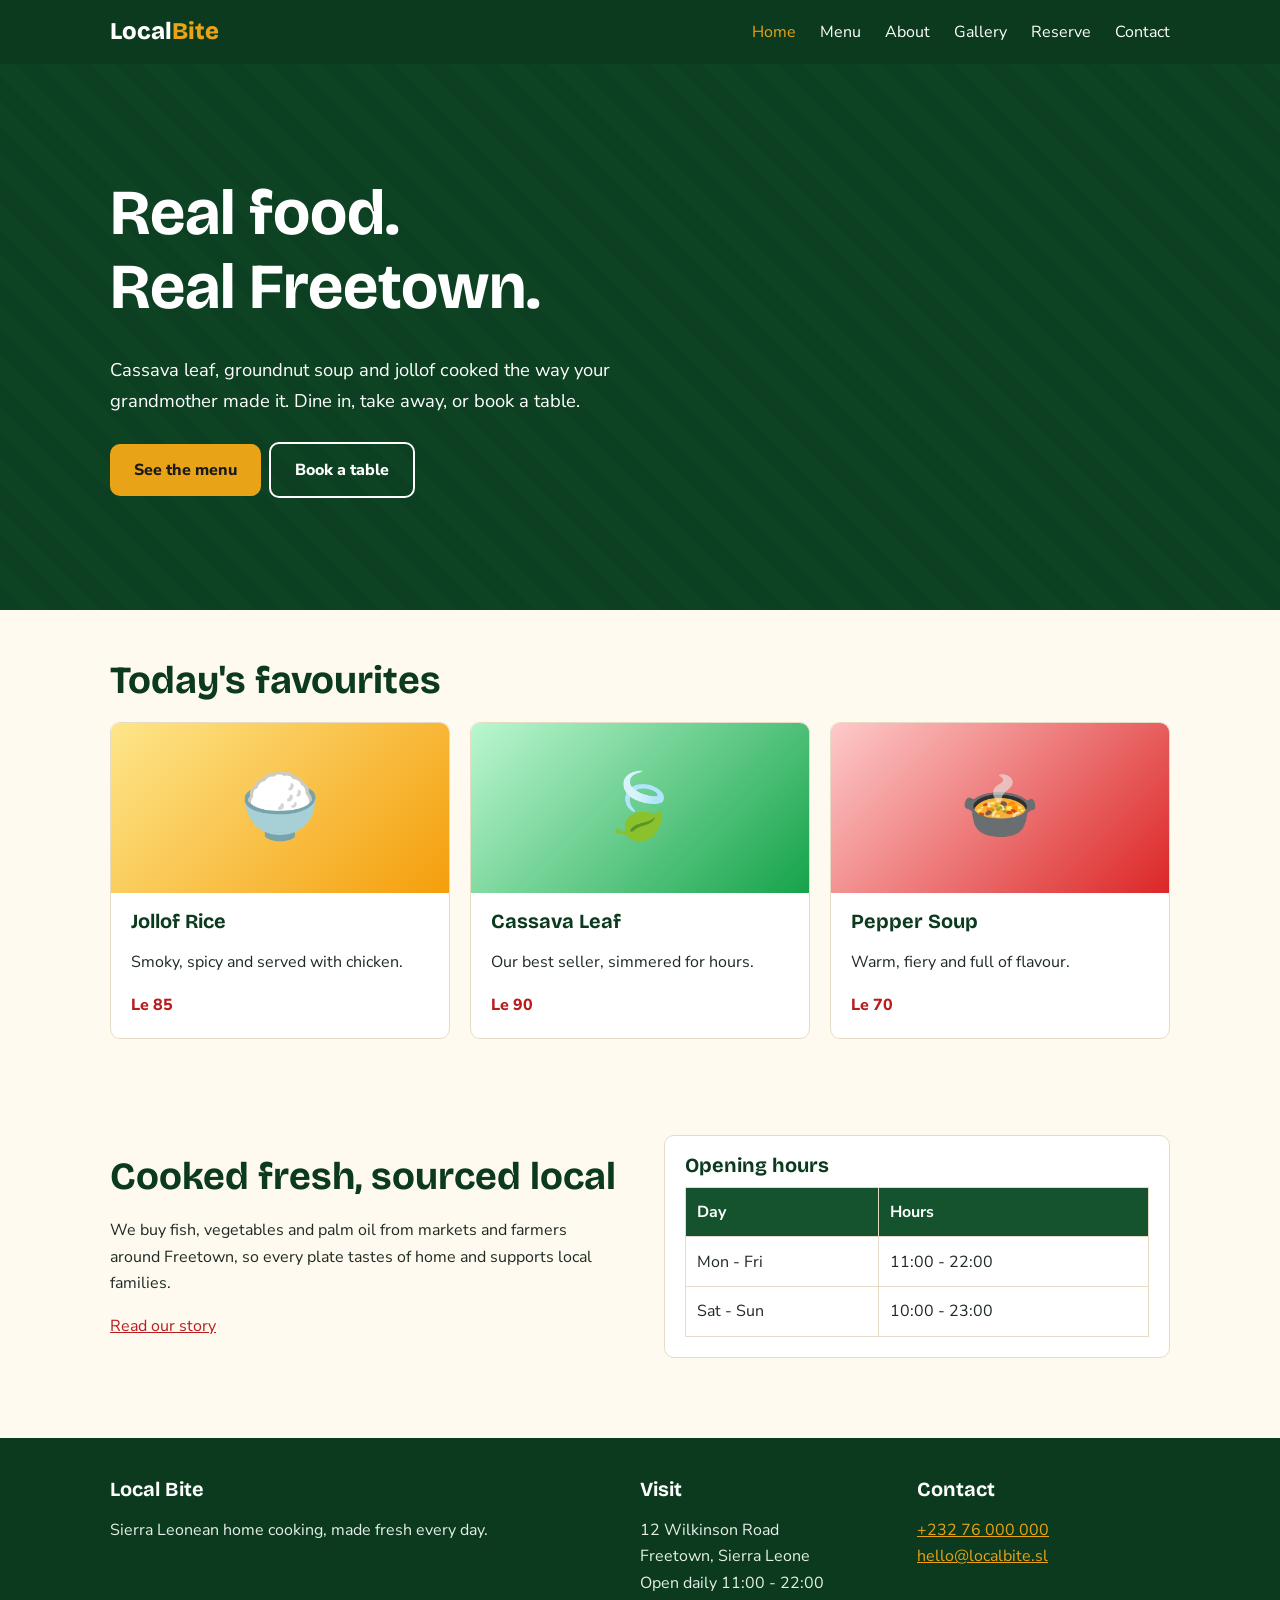
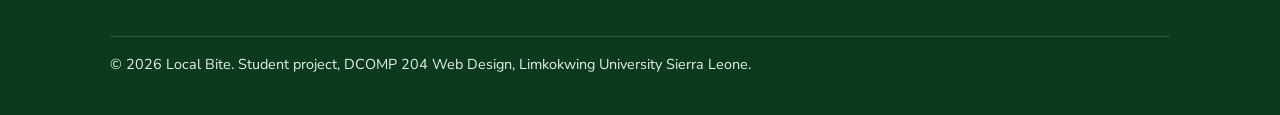
<file: index.html>
<!DOCTYPE html>
<html lang="en">
<head>
<meta charset="UTF-8">
<meta name="viewport" content="width=device-width, initial-scale=1">
<meta name="description" content="Local Bite - Sierra Leonean home cooking in Freetown.">
<title>Home | Local Bite</title>
<link rel="preconnect" href="https://fonts.googleapis.com">
<link href="https://fonts.googleapis.com/css2?family=Bricolage+Grotesque:wght@600;800&family=Nunito+Sans:wght@400;700;800&display=swap" rel="stylesheet">
<link rel="stylesheet" href="css/style.css">
</head>
<body>
<a class="skip" href="#main">Skip to content</a>
<header class="site"><div class="wrap bar">
<a class="logo" href="index.html">Local<span>Bite</span></a>
<button class="nav-toggle" aria-expanded="false" aria-controls="menu">Menu</button>
<nav aria-label="Main"><ul id="menu"><li><a href="index.html" aria-current="page">Home</a></li><li><a href="menu.html">Menu</a></li><li><a href="about.html">About</a></li><li><a href="gallery.html">Gallery</a></li><li><a href="reservations.html">Reserve</a></li><li><a href="contact.html">Contact</a></li></ul></nav>
</div></header>
<div class="hero"><div class="wrap"><h1>Real food.<br>Real Freetown.</h1>
<p>Cassava leaf, groundnut soup and jollof cooked the way your grandmother made it. Dine in, take away, or book a table.</p>
<a class="btn" href="menu.html">See the menu</a><a class="btn alt" href="reservations.html">Book a table</a></div></div>
<main id="main">
<section><div class="wrap"><h2>Today's favourites</h2>
<div class="grid cols">
<article class="card"><div class="thumb" role="img" aria-label="Jollof rice">&#127834;</div><div class="body"><h3>Jollof Rice</h3><p>Smoky, spicy and served with chicken.</p><span class="price">Le 85</span></div></article>
<article class="card"><div class="thumb g" role="img" aria-label="Cassava leaf">&#127811;</div><div class="body"><h3>Cassava Leaf</h3><p>Our best seller, simmered for hours.</p><span class="price">Le 90</span></div></article>
<article class="card"><div class="thumb r" role="img" aria-label="Pepper soup">&#127858;</div><div class="body"><h3>Pepper Soup</h3><p>Warm, fiery and full of flavour.</p><span class="price">Le 70</span></div></article>
</div></div></section>
<section><div class="wrap split"><div><h2>Cooked fresh, sourced local</h2><p>We buy fish, vegetables and palm oil from markets and farmers around Freetown, so every plate tastes of home and supports local families.</p><a href="about.html">Read our story</a></div>
<div class="card"><div class="body"><h3>Opening hours</h3><table><tr><th>Day</th><th>Hours</th></tr><tr><td>Mon - Fri</td><td>11:00 - 22:00</td></tr><tr><td>Sat - Sun</td><td>10:00 - 23:00</td></tr></table></div></div></div></section>
</main>
<footer><div class="wrap">
<div class="foot">
<div><h3>Local Bite</h3><p>Sierra Leonean home cooking, made fresh every day.</p></div>
<div><h3>Visit</h3><p>12 Wilkinson Road<br>Freetown, Sierra Leone<br>Open daily 11:00 - 22:00</p></div>
<div><h3>Contact</h3><p><a href="tel:+23276000000">+232 76 000 000</a><br><a href="mailto:hello@localbite.sl">hello@localbite.sl</a></p></div>
</div>
<p class="copy">&copy; 2026 Local Bite. Student project, DCOMP 204 Web Design, Limkokwing University Sierra Leone.</p>
</div></footer>
<script src="js/main.js"></script>
</body>
</html>
</file>
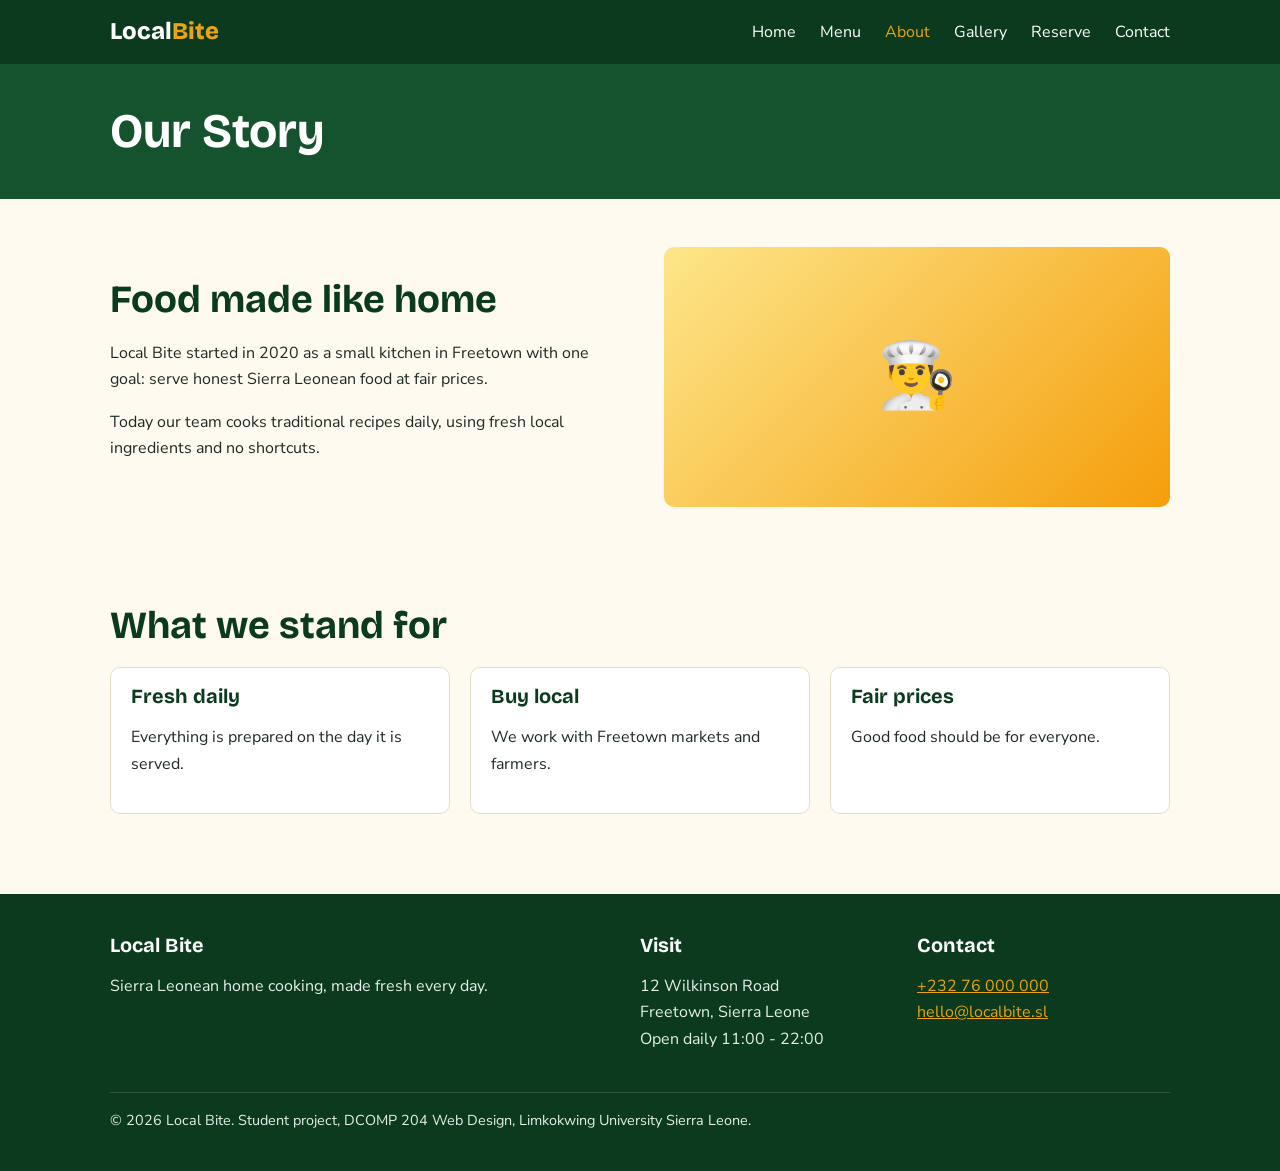
<file: about.html>
<!DOCTYPE html>
<html lang="en">
<head>
<meta charset="UTF-8">
<meta name="viewport" content="width=device-width, initial-scale=1">
<meta name="description" content="Local Bite - Sierra Leonean home cooking in Freetown.">
<title>Our Story | Local Bite</title>
<link rel="preconnect" href="https://fonts.googleapis.com">
<link href="https://fonts.googleapis.com/css2?family=Bricolage+Grotesque:wght@600;800&family=Nunito+Sans:wght@400;700;800&display=swap" rel="stylesheet">
<link rel="stylesheet" href="css/style.css">
</head>
<body>
<a class="skip" href="#main">Skip to content</a>
<header class="site"><div class="wrap bar">
<a class="logo" href="index.html">Local<span>Bite</span></a>
<button class="nav-toggle" aria-expanded="false" aria-controls="menu">Menu</button>
<nav aria-label="Main"><ul id="menu"><li><a href="index.html">Home</a></li><li><a href="menu.html">Menu</a></li><li><a href="about.html" aria-current="page">About</a></li><li><a href="gallery.html">Gallery</a></li><li><a href="reservations.html">Reserve</a></li><li><a href="contact.html">Contact</a></li></ul></nav>
</div></header>
<div class="page-head"><div class="wrap"><h1>Our Story</h1></div></div>
<main id="main">
<section><div class="wrap split"><div><h2>Food made like home</h2>
<p>Local Bite started in 2020 as a small kitchen in Freetown with one goal: serve honest Sierra Leonean food at fair prices.</p>
<p>Today our team cooks traditional recipes daily, using fresh local ingredients and no shortcuts.</p></div>
<div class="thumb" style="height:260px;border-radius:10px" role="img" aria-label="Kitchen">&#128104;&#8205;&#127859;</div></div></section>
<section><div class="wrap"><h2>What we stand for</h2><div class="grid cols">
<div class="card"><div class="body"><h3>Fresh daily</h3><p>Everything is prepared on the day it is served.</p></div></div>
<div class="card"><div class="body"><h3>Buy local</h3><p>We work with Freetown markets and farmers.</p></div></div>
<div class="card"><div class="body"><h3>Fair prices</h3><p>Good food should be for everyone.</p></div></div></div></div></section>
</main>
<footer><div class="wrap">
<div class="foot">
<div><h3>Local Bite</h3><p>Sierra Leonean home cooking, made fresh every day.</p></div>
<div><h3>Visit</h3><p>12 Wilkinson Road<br>Freetown, Sierra Leone<br>Open daily 11:00 - 22:00</p></div>
<div><h3>Contact</h3><p><a href="tel:+23276000000">+232 76 000 000</a><br><a href="mailto:hello@localbite.sl">hello@localbite.sl</a></p></div>
</div>
<p class="copy">&copy; 2026 Local Bite. Student project, DCOMP 204 Web Design, Limkokwing University Sierra Leone.</p>
</div></footer>
<script src="js/main.js"></script>
</body>
</html>
</file>
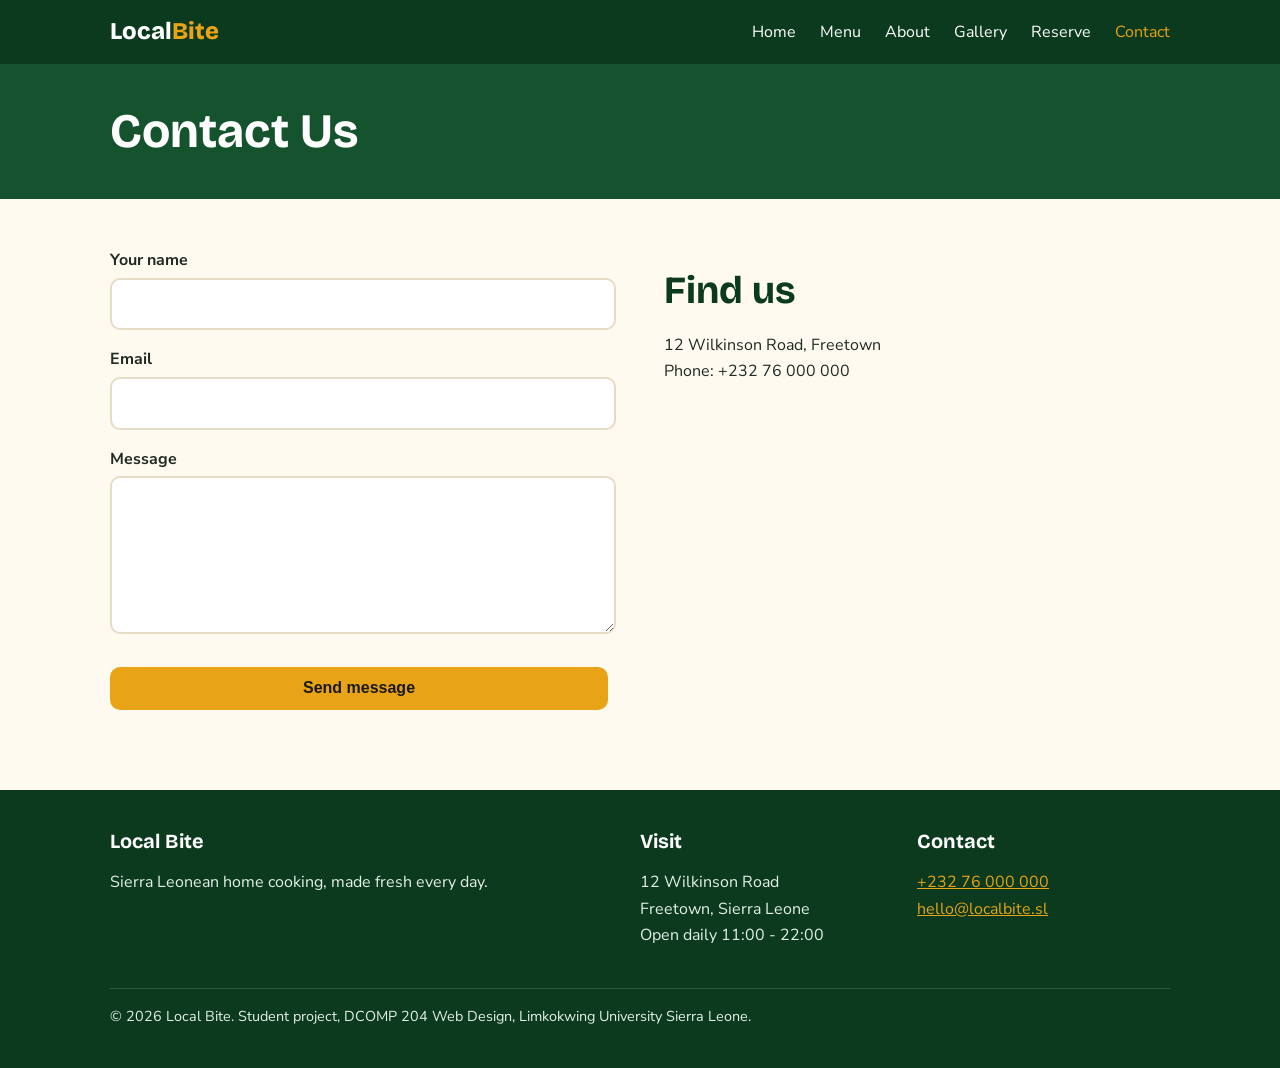
<file: contact.html>
<!DOCTYPE html>
<html lang="en">
<head>
<meta charset="UTF-8">
<meta name="viewport" content="width=device-width, initial-scale=1">
<meta name="description" content="Local Bite - Sierra Leonean home cooking in Freetown.">
<title>Contact Us | Local Bite</title>
<link rel="preconnect" href="https://fonts.googleapis.com">
<link href="https://fonts.googleapis.com/css2?family=Bricolage+Grotesque:wght@600;800&family=Nunito+Sans:wght@400;700;800&display=swap" rel="stylesheet">
<link rel="stylesheet" href="css/style.css">
</head>
<body>
<a class="skip" href="#main">Skip to content</a>
<header class="site"><div class="wrap bar">
<a class="logo" href="index.html">Local<span>Bite</span></a>
<button class="nav-toggle" aria-expanded="false" aria-controls="menu">Menu</button>
<nav aria-label="Main"><ul id="menu"><li><a href="index.html">Home</a></li><li><a href="menu.html">Menu</a></li><li><a href="about.html">About</a></li><li><a href="gallery.html">Gallery</a></li><li><a href="reservations.html">Reserve</a></li><li><a href="contact.html" aria-current="page">Contact</a></li></ul></nav>
</div></header>
<div class="page-head"><div class="wrap"><h1>Contact Us</h1></div></div>
<main id="main">
<section><div class="wrap split"><div><div id="msg" class="msg" role="status"></div>
<form data-msg="Thanks {name}, we got your message and will reply soon." aria-label="Contact form">
<div><label for="n">Your name</label><input id="n" name="name" required></div>
<div><label for="e">Email</label><input id="e" type="email" required></div>
<div><label for="m">Message</label><textarea id="m" rows="5" required></textarea></div>
<button class="btn" type="submit">Send message</button></form></div>
<div><h2>Find us</h2><p>12 Wilkinson Road, Freetown<br>Phone: +232 76 000 000</p>
<iframe title="Map of Freetown" loading="lazy" src="https://www.openstreetmap.org/export/embed.html?bbox=-13.30%2C8.43%2C-13.18%2C8.51&amp;layer=mapnik"></iframe></div></div></section>
</main>
<footer><div class="wrap">
<div class="foot">
<div><h3>Local Bite</h3><p>Sierra Leonean home cooking, made fresh every day.</p></div>
<div><h3>Visit</h3><p>12 Wilkinson Road<br>Freetown, Sierra Leone<br>Open daily 11:00 - 22:00</p></div>
<div><h3>Contact</h3><p><a href="tel:+23276000000">+232 76 000 000</a><br><a href="mailto:hello@localbite.sl">hello@localbite.sl</a></p></div>
</div>
<p class="copy">&copy; 2026 Local Bite. Student project, DCOMP 204 Web Design, Limkokwing University Sierra Leone.</p>
</div></footer>
<script src="js/main.js"></script>
</body>
</html>
</file>
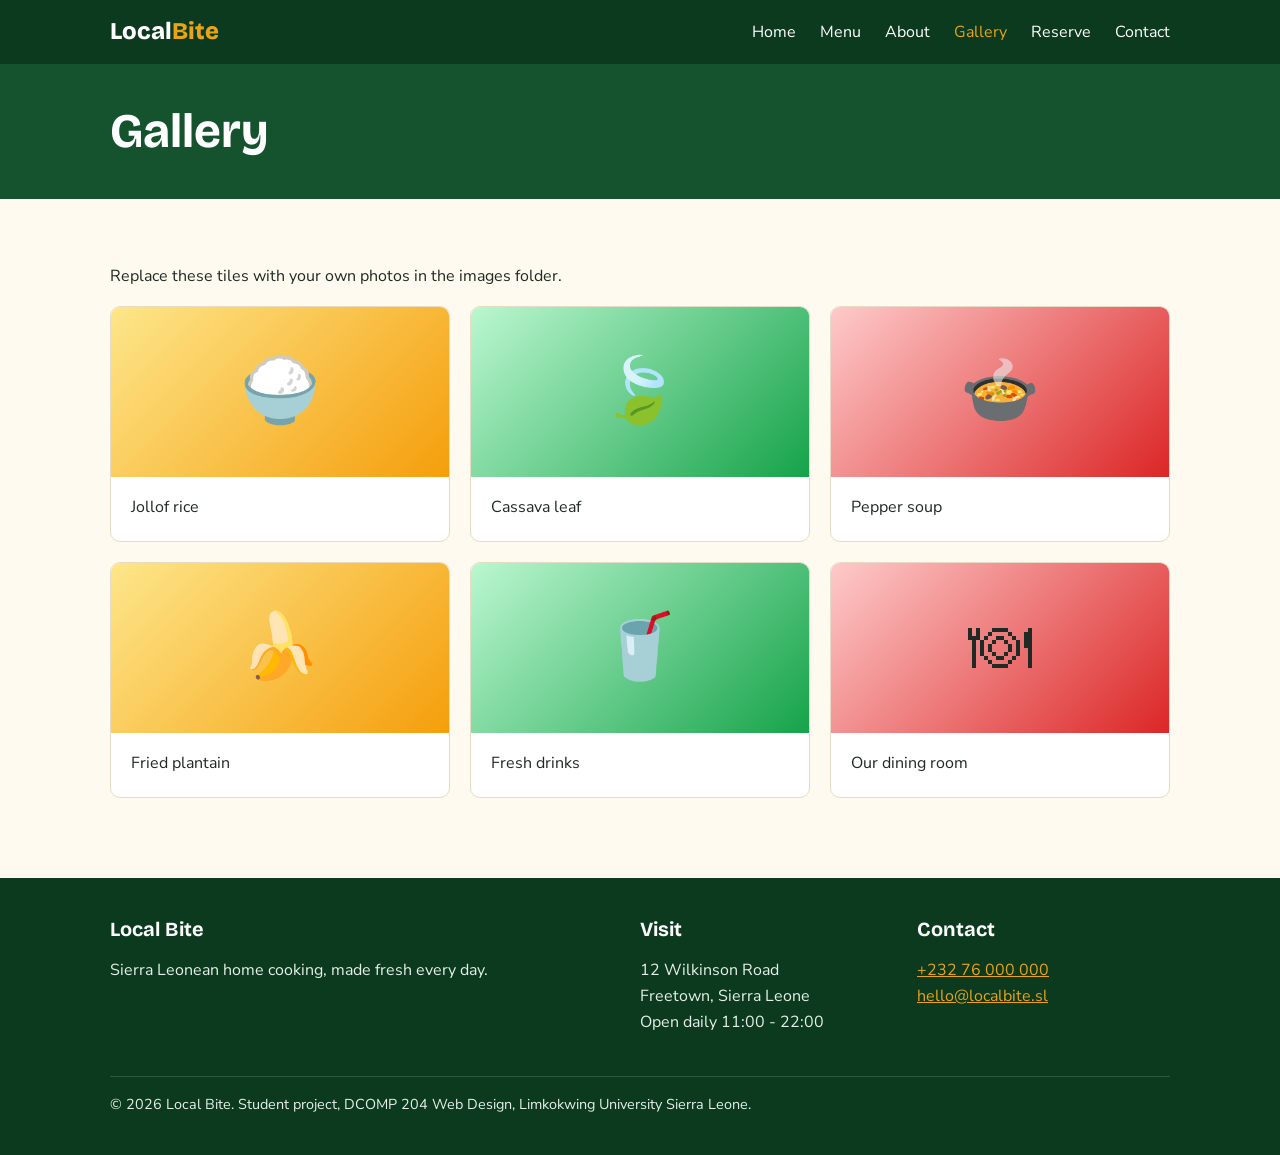
<file: gallery.html>
<!DOCTYPE html>
<html lang="en">
<head>
<meta charset="UTF-8">
<meta name="viewport" content="width=device-width, initial-scale=1">
<meta name="description" content="Local Bite - Sierra Leonean home cooking in Freetown.">
<title>Gallery | Local Bite</title>
<link rel="preconnect" href="https://fonts.googleapis.com">
<link href="https://fonts.googleapis.com/css2?family=Bricolage+Grotesque:wght@600;800&family=Nunito+Sans:wght@400;700;800&display=swap" rel="stylesheet">
<link rel="stylesheet" href="css/style.css">
</head>
<body>
<a class="skip" href="#main">Skip to content</a>
<header class="site"><div class="wrap bar">
<a class="logo" href="index.html">Local<span>Bite</span></a>
<button class="nav-toggle" aria-expanded="false" aria-controls="menu">Menu</button>
<nav aria-label="Main"><ul id="menu"><li><a href="index.html">Home</a></li><li><a href="menu.html">Menu</a></li><li><a href="about.html">About</a></li><li><a href="gallery.html" aria-current="page">Gallery</a></li><li><a href="reservations.html">Reserve</a></li><li><a href="contact.html">Contact</a></li></ul></nav>
</div></header>
<div class="page-head"><div class="wrap"><h1>Gallery</h1></div></div>
<main id="main">
<section><div class="wrap"><p>Replace these tiles with your own photos in the images folder.</p><div class="grid cols"><figure class="card" style="margin:0"><div class="thumb " role="img" aria-label="Jollof rice">&#127834;</div><figcaption class="body">Jollof rice</figcaption></figure><figure class="card" style="margin:0"><div class="thumb g" role="img" aria-label="Cassava leaf">&#127811;</div><figcaption class="body">Cassava leaf</figcaption></figure><figure class="card" style="margin:0"><div class="thumb r" role="img" aria-label="Pepper soup">&#127858;</div><figcaption class="body">Pepper soup</figcaption></figure><figure class="card" style="margin:0"><div class="thumb " role="img" aria-label="Fried plantain">&#127820;</div><figcaption class="body">Fried plantain</figcaption></figure><figure class="card" style="margin:0"><div class="thumb g" role="img" aria-label="Fresh drinks">&#129380;</div><figcaption class="body">Fresh drinks</figcaption></figure><figure class="card" style="margin:0"><div class="thumb r" role="img" aria-label="Our dining room">&#127869;</div><figcaption class="body">Our dining room</figcaption></figure></div></div></section>
</main>
<footer><div class="wrap">
<div class="foot">
<div><h3>Local Bite</h3><p>Sierra Leonean home cooking, made fresh every day.</p></div>
<div><h3>Visit</h3><p>12 Wilkinson Road<br>Freetown, Sierra Leone<br>Open daily 11:00 - 22:00</p></div>
<div><h3>Contact</h3><p><a href="tel:+23276000000">+232 76 000 000</a><br><a href="mailto:hello@localbite.sl">hello@localbite.sl</a></p></div>
</div>
<p class="copy">&copy; 2026 Local Bite. Student project, DCOMP 204 Web Design, Limkokwing University Sierra Leone.</p>
</div></footer>
<script src="js/main.js"></script>
</body>
</html>
</file>
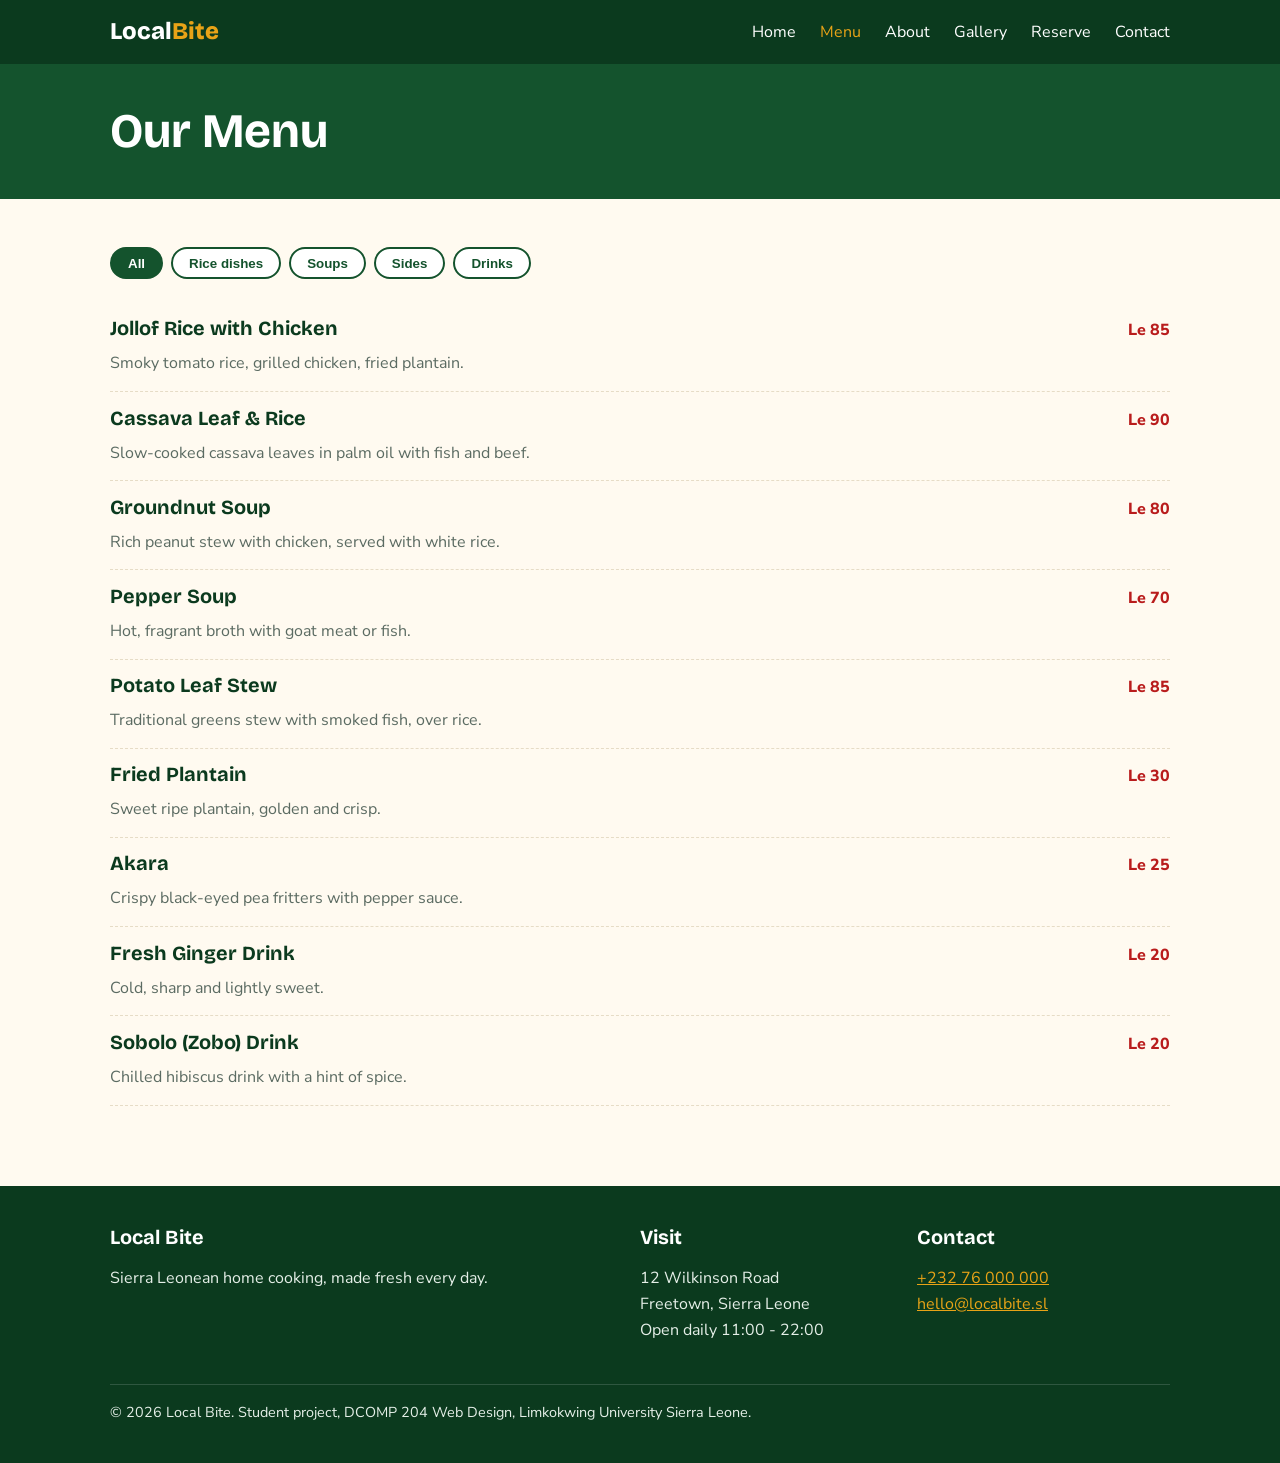
<file: menu.html>
<!DOCTYPE html>
<html lang="en">
<head>
<meta charset="UTF-8">
<meta name="viewport" content="width=device-width, initial-scale=1">
<meta name="description" content="Local Bite - Sierra Leonean home cooking in Freetown.">
<title>Our Menu | Local Bite</title>
<link rel="preconnect" href="https://fonts.googleapis.com">
<link href="https://fonts.googleapis.com/css2?family=Bricolage+Grotesque:wght@600;800&family=Nunito+Sans:wght@400;700;800&display=swap" rel="stylesheet">
<link rel="stylesheet" href="css/style.css">
</head>
<body>
<a class="skip" href="#main">Skip to content</a>
<header class="site"><div class="wrap bar">
<a class="logo" href="index.html">Local<span>Bite</span></a>
<button class="nav-toggle" aria-expanded="false" aria-controls="menu">Menu</button>
<nav aria-label="Main"><ul id="menu"><li><a href="index.html">Home</a></li><li><a href="menu.html" aria-current="page">Menu</a></li><li><a href="about.html">About</a></li><li><a href="gallery.html">Gallery</a></li><li><a href="reservations.html">Reserve</a></li><li><a href="contact.html">Contact</a></li></ul></nav>
</div></header>
<div class="page-head"><div class="wrap"><h1>Our Menu</h1></div></div>
<main id="main">
<section><div class="wrap"><div class="filters" role="group" aria-label="Filter menu">
<button class="active" data-cat="all">All</button><button data-cat="rice">Rice dishes</button><button data-cat="soup">Soups</button><button data-cat="sides">Sides</button><button data-cat="drinks">Drinks</button></div>
<div class="dish" data-cat="rice"><div><h3>Jollof Rice with Chicken</h3><p>Smoky tomato rice, grilled chicken, fried plantain.</p></div><span class="price">Le 85</span></div><div class="dish" data-cat="rice"><div><h3>Cassava Leaf & Rice</h3><p>Slow-cooked cassava leaves in palm oil with fish and beef.</p></div><span class="price">Le 90</span></div><div class="dish" data-cat="soup"><div><h3>Groundnut Soup</h3><p>Rich peanut stew with chicken, served with white rice.</p></div><span class="price">Le 80</span></div><div class="dish" data-cat="soup"><div><h3>Pepper Soup</h3><p>Hot, fragrant broth with goat meat or fish.</p></div><span class="price">Le 70</span></div><div class="dish" data-cat="rice"><div><h3>Potato Leaf Stew</h3><p>Traditional greens stew with smoked fish, over rice.</p></div><span class="price">Le 85</span></div><div class="dish" data-cat="sides"><div><h3>Fried Plantain</h3><p>Sweet ripe plantain, golden and crisp.</p></div><span class="price">Le 30</span></div><div class="dish" data-cat="sides"><div><h3>Akara</h3><p>Crispy black-eyed pea fritters with pepper sauce.</p></div><span class="price">Le 25</span></div><div class="dish" data-cat="drinks"><div><h3>Fresh Ginger Drink</h3><p>Cold, sharp and lightly sweet.</p></div><span class="price">Le 20</span></div><div class="dish" data-cat="drinks"><div><h3>Sobolo (Zobo) Drink</h3><p>Chilled hibiscus drink with a hint of spice.</p></div><span class="price">Le 20</span></div></div></section>
</main>
<footer><div class="wrap">
<div class="foot">
<div><h3>Local Bite</h3><p>Sierra Leonean home cooking, made fresh every day.</p></div>
<div><h3>Visit</h3><p>12 Wilkinson Road<br>Freetown, Sierra Leone<br>Open daily 11:00 - 22:00</p></div>
<div><h3>Contact</h3><p><a href="tel:+23276000000">+232 76 000 000</a><br><a href="mailto:hello@localbite.sl">hello@localbite.sl</a></p></div>
</div>
<p class="copy">&copy; 2026 Local Bite. Student project, DCOMP 204 Web Design, Limkokwing University Sierra Leone.</p>
</div></footer>
<script src="js/main.js"></script>
</body>
</html>
</file>
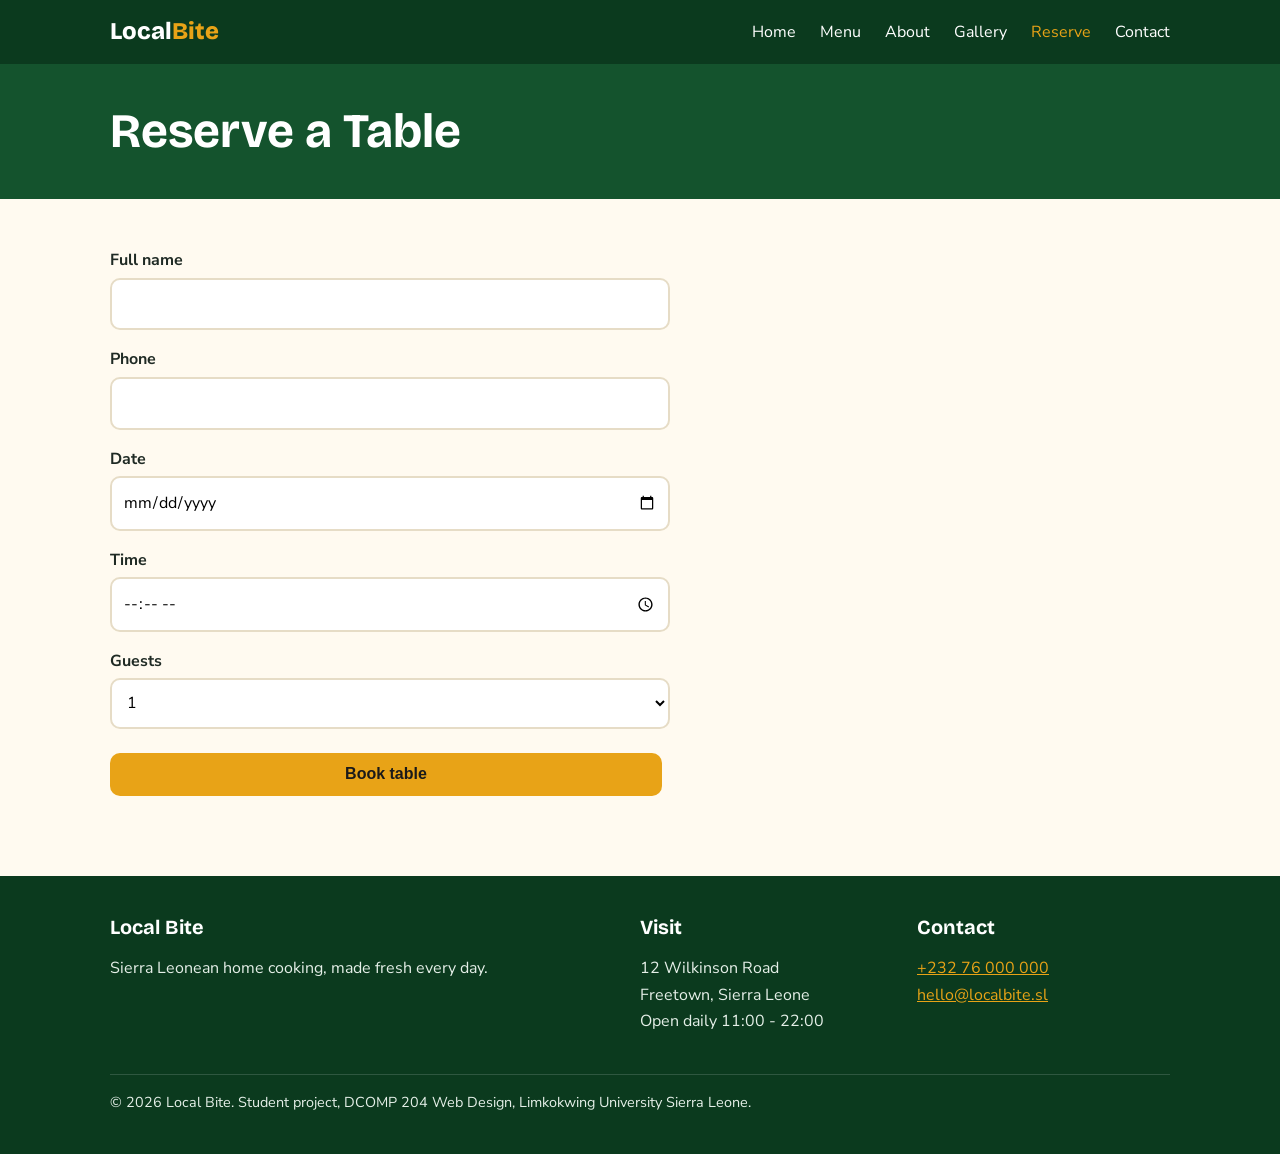
<file: reservations.html>
<!DOCTYPE html>
<html lang="en">
<head>
<meta charset="UTF-8">
<meta name="viewport" content="width=device-width, initial-scale=1">
<meta name="description" content="Local Bite - Sierra Leonean home cooking in Freetown.">
<title>Reserve a Table | Local Bite</title>
<link rel="preconnect" href="https://fonts.googleapis.com">
<link href="https://fonts.googleapis.com/css2?family=Bricolage+Grotesque:wght@600;800&family=Nunito+Sans:wght@400;700;800&display=swap" rel="stylesheet">
<link rel="stylesheet" href="css/style.css">
</head>
<body>
<a class="skip" href="#main">Skip to content</a>
<header class="site"><div class="wrap bar">
<a class="logo" href="index.html">Local<span>Bite</span></a>
<button class="nav-toggle" aria-expanded="false" aria-controls="menu">Menu</button>
<nav aria-label="Main"><ul id="menu"><li><a href="index.html">Home</a></li><li><a href="menu.html">Menu</a></li><li><a href="about.html">About</a></li><li><a href="gallery.html">Gallery</a></li><li><a href="reservations.html" aria-current="page">Reserve</a></li><li><a href="contact.html">Contact</a></li></ul></nav>
</div></header>
<div class="page-head"><div class="wrap"><h1>Reserve a Table</h1></div></div>
<main id="main">
<section><div class="wrap"><div id="msg" class="msg" role="status"></div>
<form data-msg="Thank you {name}! Your table request has been received. We will confirm by phone." aria-label="Reservation form">
<div><label for="name">Full name</label><input id="name" name="name" required></div>
<div><label for="phone">Phone</label><input id="phone" type="tel" required></div>
<div><label for="date">Date</label><input id="date" type="date" required></div>
<div><label for="time">Time</label><input id="time" type="time" min="11:00" max="21:00" required></div>
<div><label for="guests">Guests</label><select id="guests"><option>1</option><option>2</option><option>3-4</option><option>5-8</option></select></div>
<button class="btn" type="submit">Book table</button></form></div></section>
</main>
<footer><div class="wrap">
<div class="foot">
<div><h3>Local Bite</h3><p>Sierra Leonean home cooking, made fresh every day.</p></div>
<div><h3>Visit</h3><p>12 Wilkinson Road<br>Freetown, Sierra Leone<br>Open daily 11:00 - 22:00</p></div>
<div><h3>Contact</h3><p><a href="tel:+23276000000">+232 76 000 000</a><br><a href="mailto:hello@localbite.sl">hello@localbite.sl</a></p></div>
</div>
<p class="copy">&copy; 2026 Local Bite. Student project, DCOMP 204 Web Design, Limkokwing University Sierra Leone.</p>
</div></footer>
<script src="js/main.js"></script>
</body>
</html>
</file>
<file: css/style.css>
/* Local Bite - responsive stylesheet (mobile-first) */
:root{--green:#14532d;--green-d:#0b3a1e;--gold:#e8a317;--chili:#b91c1c;--cream:#fffaf0;--ink:#1f2a24;--muted:#5b6b62;--line:#e6dcc6;--radius:10px;--max:1100px}
*,*::before,*::after{box-sizing:border-box}
html{scroll-behavior:smooth}
body{margin:0;font-family:"Nunito Sans",Arial,sans-serif;color:var(--ink);background:var(--cream);line-height:1.65}
h1,h2,h3{font-family:"Bricolage Grotesque",Georgia,serif;line-height:1.15;margin:0 0 .5em;color:var(--green-d)}
h1{font-size:clamp(2.2rem,7vw,4rem)}h2{font-size:clamp(1.6rem,4vw,2.4rem)}h3{font-size:1.25rem}
img{max-width:100%;display:block}
a{color:var(--chili)}
:focus-visible{outline:3px solid var(--gold);outline-offset:3px}
.wrap{max-width:var(--max);margin:0 auto;padding:0 1.25rem}
section{padding:3rem 0}
.skip{position:absolute;left:-999px}.skip:focus{left:1rem;top:1rem;background:#fff;padding:.5rem;z-index:99}
/* header + nav */
header.site{background:var(--green-d);position:sticky;top:0;z-index:50}
.bar{display:flex;align-items:center;justify-content:space-between;min-height:64px}
.logo{font-family:"Bricolage Grotesque",Georgia,serif;font-size:1.5rem;font-weight:800;color:#fff;text-decoration:none}
.logo span{color:var(--gold)}
.nav-toggle{background:none;border:2px solid var(--gold);color:var(--gold);border-radius:var(--radius);padding:.4rem .8rem;font-size:1rem;cursor:pointer}
nav ul{list-style:none;margin:0;padding:0;display:none;flex-direction:column;position:absolute;left:0;right:0;top:64px;background:var(--green-d);padding:.5rem 1.25rem 1rem}
nav ul.open{display:flex}
nav a{display:block;color:#fff;text-decoration:none;padding:.65rem 0;border-bottom:1px solid rgba(255,255,255,.12)}
nav a[aria-current="page"],nav a:hover{color:var(--gold)}
/* hero */
.hero{background:linear-gradient(rgba(11,58,30,.78),rgba(11,58,30,.78)),repeating-linear-gradient(45deg,#14532d 0 18px,#166534 18px 36px);color:#fff;padding:4.5rem 0}
.hero h1{color:#fff}.hero p{max-width:34rem;font-size:1.15rem}
.page-head{background:var(--green);color:#fff;padding:2.5rem 0}.page-head h1{color:#fff;font-size:clamp(2rem,6vw,3rem);margin:0}
.btn{display:inline-block;background:var(--gold);color:#1a1a1a;font-weight:800;text-decoration:none;padding:.8rem 1.5rem;border-radius:var(--radius);border:0;cursor:pointer;font-size:1rem;margin:.5rem .5rem 0 0}
.btn:hover{background:#f5b82e}.btn.alt{background:transparent;color:#fff;border:2px solid #fff}
/* grids */
.grid{display:grid;gap:1.25rem;grid-template-columns:1fr}
.card{background:#fff;border:1px solid var(--line);border-radius:var(--radius);overflow:hidden}
.card .body{padding:1.1rem 1.25rem 1.25rem}
.price{font-weight:800;color:var(--chili)}
.thumb{height:170px;display:grid;place-items:center;font-size:4rem;background:linear-gradient(135deg,#fde68a,#f59e0b)}
.thumb.g{background:linear-gradient(135deg,#bbf7d0,#16a34a)}.thumb.r{background:linear-gradient(135deg,#fecaca,#dc2626)}
.dish{display:flex;justify-content:space-between;gap:1rem;border-bottom:1px dashed var(--line);padding:.9rem 0}
.dish p{margin:0;color:var(--muted)}
.tag{display:inline-block;font-size:.8rem;background:#dcfce7;color:var(--green-d);border-radius:99px;padding:.1rem .6rem;margin-left:.4rem}
.filters{display:flex;flex-wrap:wrap;gap:.5rem;margin-bottom:1.5rem}
.filters button{border:2px solid var(--green);background:#fff;color:var(--green);border-radius:99px;padding:.4rem 1rem;cursor:pointer;font-weight:700}
.filters button.active{background:var(--green);color:#fff}
table{width:100%;border-collapse:collapse;background:#fff}th,td{padding:.7rem;border:1px solid var(--line);text-align:left}th{background:var(--green);color:#fff}
/* forms */
form{display:grid;gap:1rem;max-width:560px}
label{font-weight:700;display:block;margin-bottom:.25rem}
input,select,textarea{width:100%;padding:.7rem;border:2px solid var(--line);border-radius:var(--radius);font:inherit;background:#fff}
input:focus,select:focus,textarea:focus{border-color:var(--green)}
.msg{display:none;background:#dcfce7;border:2px solid var(--green);border-radius:var(--radius);padding:1rem;max-width:560px}
.msg.show{display:block}
iframe{width:100%;height:280px;border:0;border-radius:var(--radius)}
footer{background:var(--green-d);color:#e5efe8;padding:2.5rem 0 1.5rem;margin-top:2rem}
footer a{color:var(--gold)}footer h3{color:#fff}
.foot{display:grid;gap:1.5rem;grid-template-columns:1fr}
.copy{border-top:1px solid rgba(255,255,255,.15);margin-top:1.5rem;padding-top:1rem;font-size:.9rem}
/* tablet */
@media (min-width:640px){.grid.cols{grid-template-columns:repeat(2,1fr)}.foot{grid-template-columns:repeat(2,1fr)}}
/* desktop */
@media (min-width:960px){
 .nav-toggle{display:none}
 nav ul{display:flex;flex-direction:row;position:static;padding:0;gap:1.5rem;background:none}
 nav a{border:0;padding:.3rem 0}
 .grid.cols{grid-template-columns:repeat(3,1fr)}.foot{grid-template-columns:2fr 1fr 1fr}
 .split{display:grid;grid-template-columns:1fr 1fr;gap:3rem;align-items:center}
 .hero{padding:7rem 0}
}
@media (prefers-reduced-motion:reduce){html{scroll-behavior:auto}}
</file>
